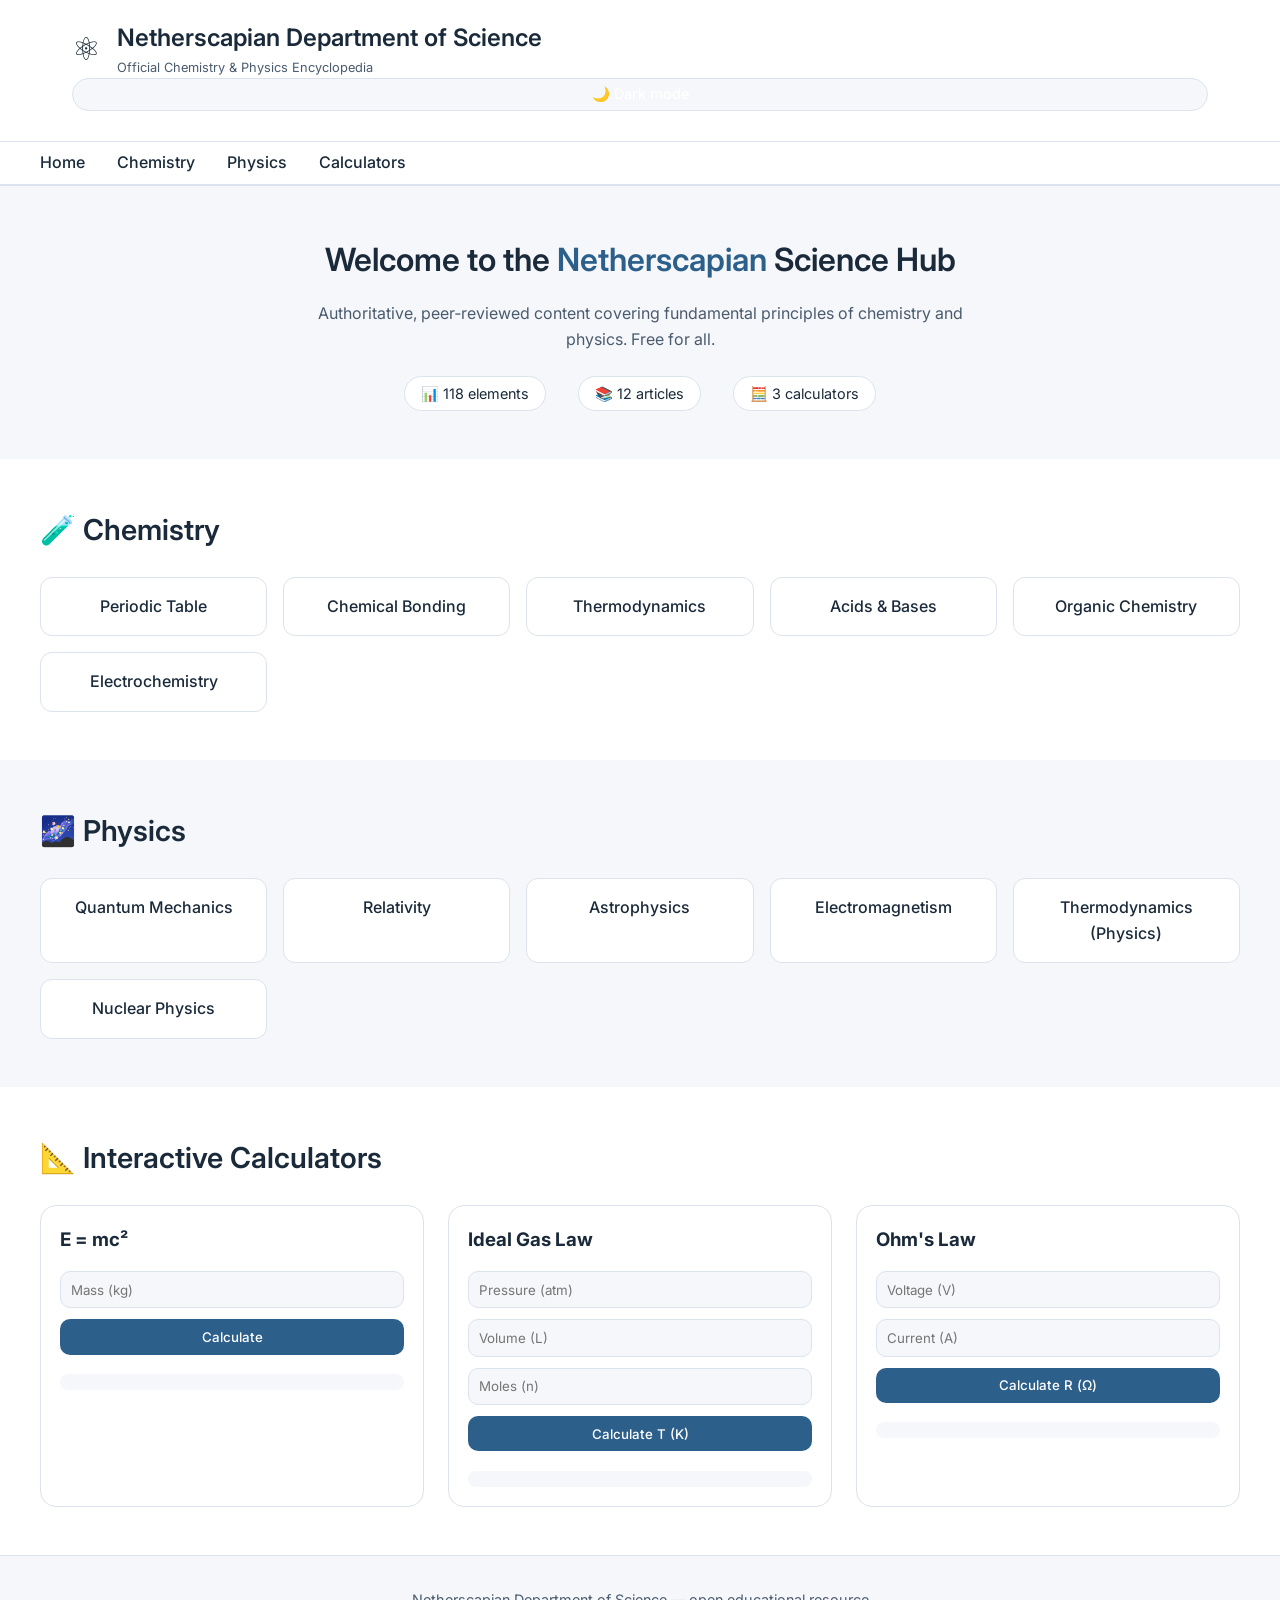
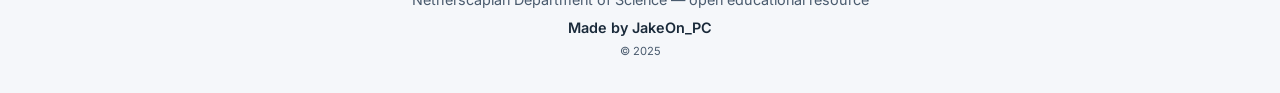
<file: index.html>
<!DOCTYPE html>
<html lang="en">
<head>
    <meta charset="UTF-8">
    <meta name="viewport" content="width=device-width, initial-scale=1.0">
    <title>Netherscapian Department of Science</title>
    <link rel="stylesheet" href="style.css">
    <link href="https://fonts.googleapis.com/css2?family=Inter:opsz,wght@14..32,300;14..32,400;14..32,500;14..32,600;14..32,700&display=swap" rel="stylesheet">
</head>
<body>
    <header>
        <div class="header-container">
            <div class="title">
                <span class="emblem">⚛️</span>
                <div>
                    <h1>Netherscapian Department of Science</h1>
                    <p class="sub">Official Chemistry & Physics Encyclopedia</p>
                </div>
            </div>
            <button id="themeToggle" class="theme-btn">🌙 Dark mode</button>
        </div>
        <nav>
            <ul>
                <li><a href="#home">Home</a></li>
                <li><a href="#chemistry">Chemistry</a></li>
                <li><a href="#physics">Physics</a></li>
                <li><a href="#calculators">Calculators</a></li>
            </ul>
        </nav>
    </header>

    <main>
        <section id="home" class="hero">
            <h2>Welcome to the <span class="accent">Netherscapian</span> Science Hub</h2>
            <p>Authoritative, peer‑reviewed content covering fundamental principles of chemistry and physics. Free for all.</p>
            <div class="stats">
                <div class="stat">📊 118 elements</div>
                <div class="stat">📚 12 articles</div>
                <div class="stat">🧮 3 calculators</div>
            </div>
        </section>

        <section id="chemistry" class="section">
            <div class="container">
                <h2>🧪 Chemistry</h2>
                <div class="card-grid">
                    <a href="topics/chemistry/periodic-table.html" class="card">Periodic Table</a>
                    <a href="topics/chemistry/chemical-bonding.html" class="card">Chemical Bonding</a>
                    <a href="topics/chemistry/thermodynamics.html" class="card">Thermodynamics</a>
                    <a href="topics/chemistry/acids-bases.html" class="card">Acids & Bases</a>
                    <a href="topics/chemistry/organic-chemistry.html" class="card">Organic Chemistry</a>
                    <a href="topics/chemistry/electrochemistry.html" class="card">Electrochemistry</a>
                </div>
            </div>
        </section>

        <section id="physics" class="section alt-bg">
            <div class="container">
                <h2>🌌 Physics</h2>
                <div class="card-grid">
                    <a href="topics/physics/quantum-mechanics.html" class="card">Quantum Mechanics</a>
                    <a href="topics/physics/relativity.html" class="card">Relativity</a>
                    <a href="topics/physics/astrophysics.html" class="card">Astrophysics</a>
                    <a href="topics/physics/electromagnetism.html" class="card">Electromagnetism</a>
                    <a href="topics/physics/thermodynamics-physics.html" class="card">Thermodynamics (Physics)</a>
                    <a href="topics/physics/nuclear-physics.html" class="card">Nuclear Physics</a>
                </div>
            </div>
        </section>

        <section id="calculators" class="section">
            <div class="container">
                <h2>📐 Interactive Calculators</h2>
                <div class="calc-grid">
                    <div class="calc-card">
                        <h3>E = mc²</h3>
                        <input type="number" id="mass" placeholder="Mass (kg)">
                        <button onclick="calcEnergy()">Calculate</button>
                        <div id="energyResult" class="result"></div>
                    </div>
                    <div class="calc-card">
                        <h3>Ideal Gas Law</h3>
                        <input type="number" id="pressure" placeholder="Pressure (atm)">
                        <input type="number" id="volume" placeholder="Volume (L)">
                        <input type="number" id="moles" placeholder="Moles (n)">
                        <button onclick="calcTemp()">Calculate T (K)</button>
                        <div id="tempResult" class="result"></div>
                    </div>
                    <div class="calc-card">
                        <h3>Ohm's Law</h3>
                        <input type="number" id="voltage" placeholder="Voltage (V)">
                        <input type="number" id="current" placeholder="Current (A)">
                        <button onclick="calcResistance()">Calculate R (Ω)</button>
                        <div id="resistanceResult" class="result"></div>
                    </div>
                </div>
            </div>
        </section>
    </main>

    <footer>
        <p>Netherscapian Department of Science — open educational resource</p>
        <p class="credit">Made by JakeOn_PC</p>
        <p class="small">© 2025</p>
    </footer>

    <script src="script.js"></script>
</body>
</html>
</file>
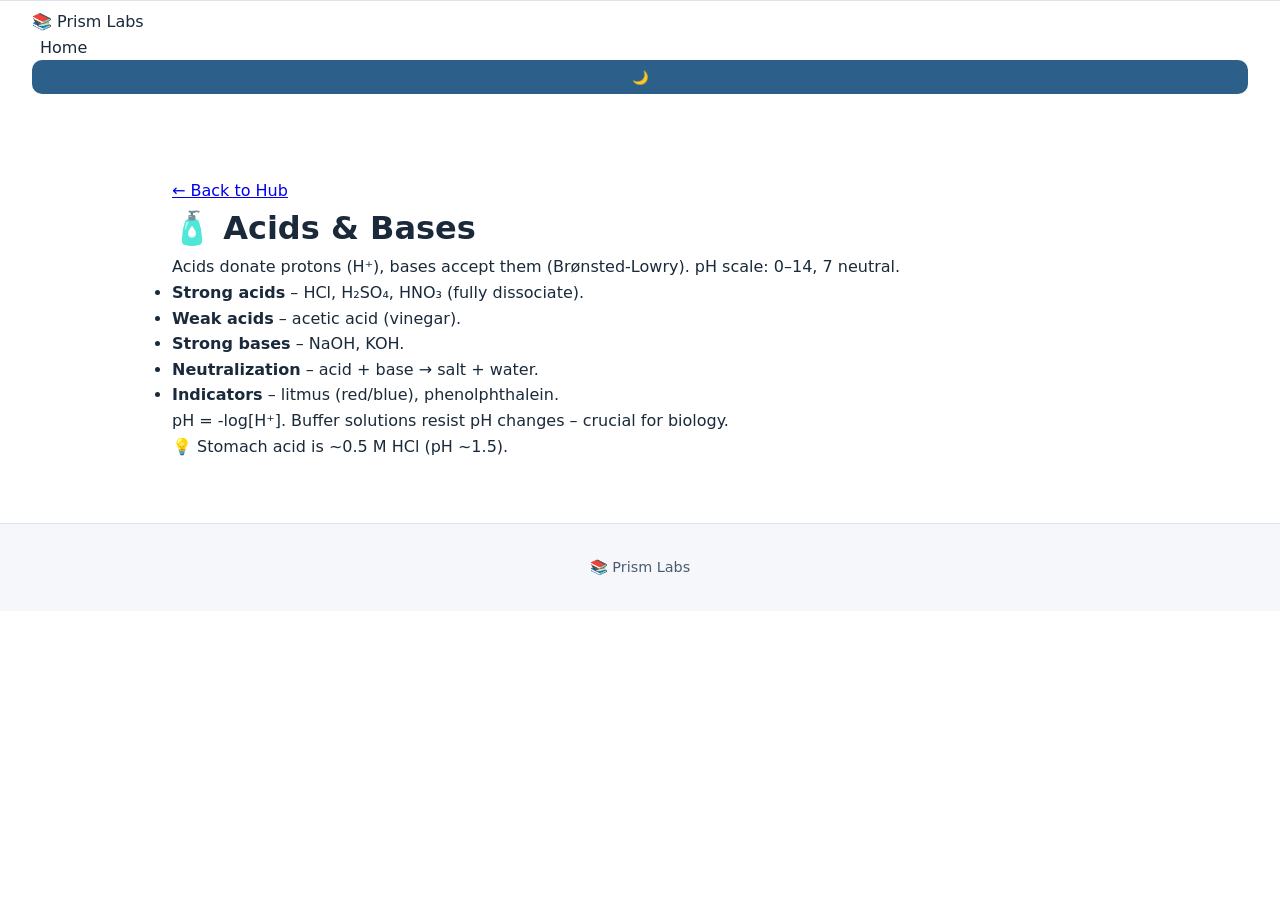
<file: topics/chemistry/acids-bases.html>
<!DOCTYPE html>
<html lang="en">
<head><meta charset="UTF-8"><title>Acids & Bases | Prism Labs</title><link rel="stylesheet" href="../../style.css"></head>
<body>
    <nav><div class="logo">📚 Prism Labs</div><ul class="nav-links"><li><a href="../../index.html">Home</a></li></ul><button class="theme-toggle" id="themeToggle">🌙</button></nav>
    <div class="container"><div class="article-container" style="max-width:1000px; margin:2rem auto; padding:2rem; background:var(--card); border-radius:28px;">
        <a href="../../index.html" class="back-link">← Back to Hub</a>
        <h1>🧴 Acids & Bases</h1>
        <p>Acids donate protons (H⁺), bases accept them (Brønsted‑Lowry). pH scale: 0–14, 7 neutral.</p>
        <ul>
            <li><strong>Strong acids</strong> – HCl, H₂SO₄, HNO₃ (fully dissociate).</li>
            <li><strong>Weak acids</strong> – acetic acid (vinegar).</li>
            <li><strong>Strong bases</strong> – NaOH, KOH.</li>
            <li><strong>Neutralization</strong> – acid + base → salt + water.</li>
            <li><strong>Indicators</strong> – litmus (red/blue), phenolphthalein.</li>
        </ul>
        <p>pH = -log[H⁺]. Buffer solutions resist pH changes – crucial for biology.</p>
        <div class="featured-badge">💡 Stomach acid is ~0.5 M HCl (pH ~1.5).</div>
    </div></div>
    <footer><p>📚 Prism Labs</p></footer>
    <script src="../../script.js"></script>
</body>
</html>
</file>
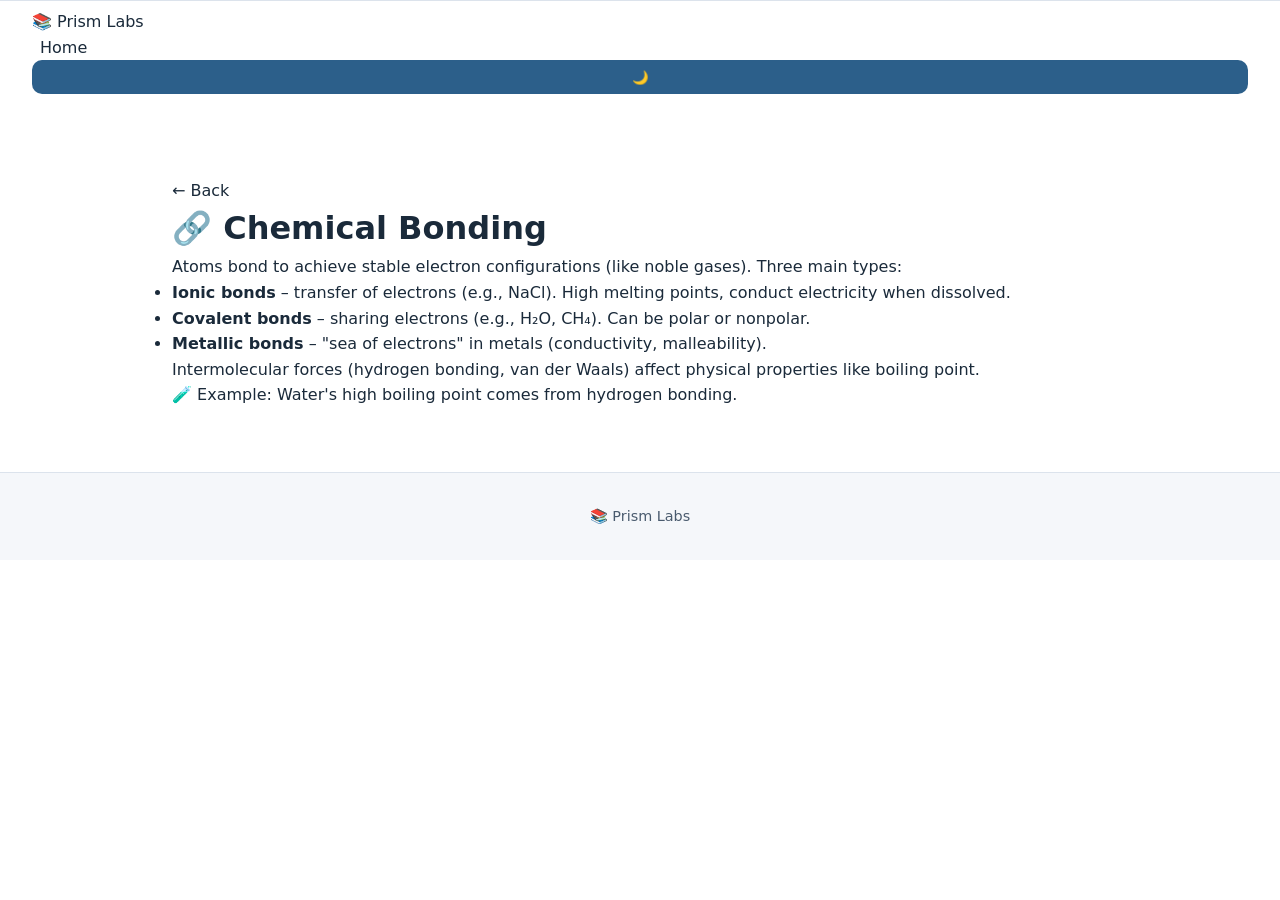
<file: topics/chemistry/chemical-bonding.html>
<!DOCTYPE html>
<html lang="en">
<head>
    <meta charset="UTF-8">
    <meta name="viewport" content="width=device-width, initial-scale=1.0">
    <title>Chemical Bonding | Prism Labs</title>
    <link rel="stylesheet" href="../../style.css">
    <style>.article-container { max-width: 1000px; margin: 2rem auto; padding: 2rem; background: var(--card); border-radius: 28px; } .back-link { color: var(--accent); text-decoration: none; }</style>
</head>
<body>
    <nav><div class="logo">📚 Prism Labs</div><ul class="nav-links"><li><a href="../../index.html">Home</a></li></ul><button class="theme-toggle" id="themeToggle">🌙</button></nav>
    <div class="container">
        <div class="article-container">
            <a href="../../index.html" class="back-link">← Back</a>
            <h1>🔗 Chemical Bonding</h1>
            <p>Atoms bond to achieve stable electron configurations (like noble gases). Three main types:</p>
            <ul>
                <li><strong>Ionic bonds</strong> – transfer of electrons (e.g., NaCl). High melting points, conduct electricity when dissolved.</li>
                <li><strong>Covalent bonds</strong> – sharing electrons (e.g., H₂O, CH₄). Can be polar or nonpolar.</li>
                <li><strong>Metallic bonds</strong> – "sea of electrons" in metals (conductivity, malleability).</li>
            </ul>
            <p>Intermolecular forces (hydrogen bonding, van der Waals) affect physical properties like boiling point.</p>
            <div class="featured-badge">🧪 Example: Water's high boiling point comes from hydrogen bonding.</div>
        </div>
    </div>
    <footer><p>📚 Prism Labs</p></footer>
    <script src="../../script.js"></script>
</body>
</html>
</file>
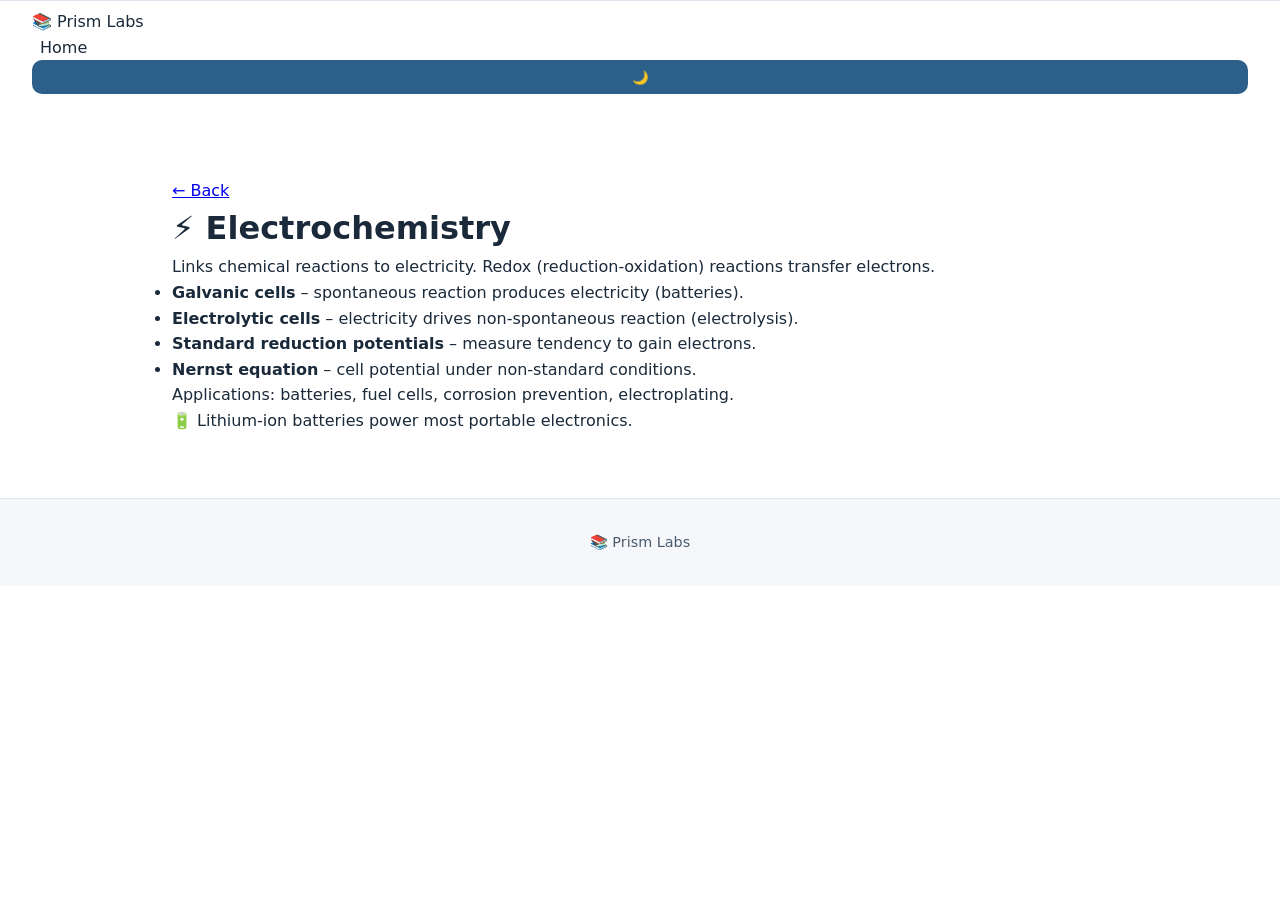
<file: topics/chemistry/electrochemistry.html>
<!DOCTYPE html>
<html lang="en">
<head><meta charset="UTF-8"><title>Electrochemistry | Prism Labs</title><link rel="stylesheet" href="../../style.css"></head>
<body>
    <nav><div class="logo">📚 Prism Labs</div><ul class="nav-links"><li><a href="../../index.html">Home</a></li></ul><button class="theme-toggle" id="themeToggle">🌙</button></nav>
    <div class="container"><div class="article-container" style="max-width:1000px; margin:2rem auto; padding:2rem; background:var(--card); border-radius:28px;">
        <a href="../../index.html" class="back-link">← Back</a>
        <h1>⚡ Electrochemistry</h1>
        <p>Links chemical reactions to electricity. Redox (reduction‑oxidation) reactions transfer electrons.</p>
        <ul>
            <li><strong>Galvanic cells</strong> – spontaneous reaction produces electricity (batteries).</li>
            <li><strong>Electrolytic cells</strong> – electricity drives non‑spontaneous reaction (electrolysis).</li>
            <li><strong>Standard reduction potentials</strong> – measure tendency to gain electrons.</li>
            <li><strong>Nernst equation</strong> – cell potential under non‑standard conditions.</li>
        </ul>
        <p>Applications: batteries, fuel cells, corrosion prevention, electroplating.</p>
        <div class="featured-badge">🔋 Lithium‑ion batteries power most portable electronics.</div>
    </div></div>
    <footer><p>📚 Prism Labs</p></footer>
    <script src="../../script.js"></script>
</body>
</html>
</file>
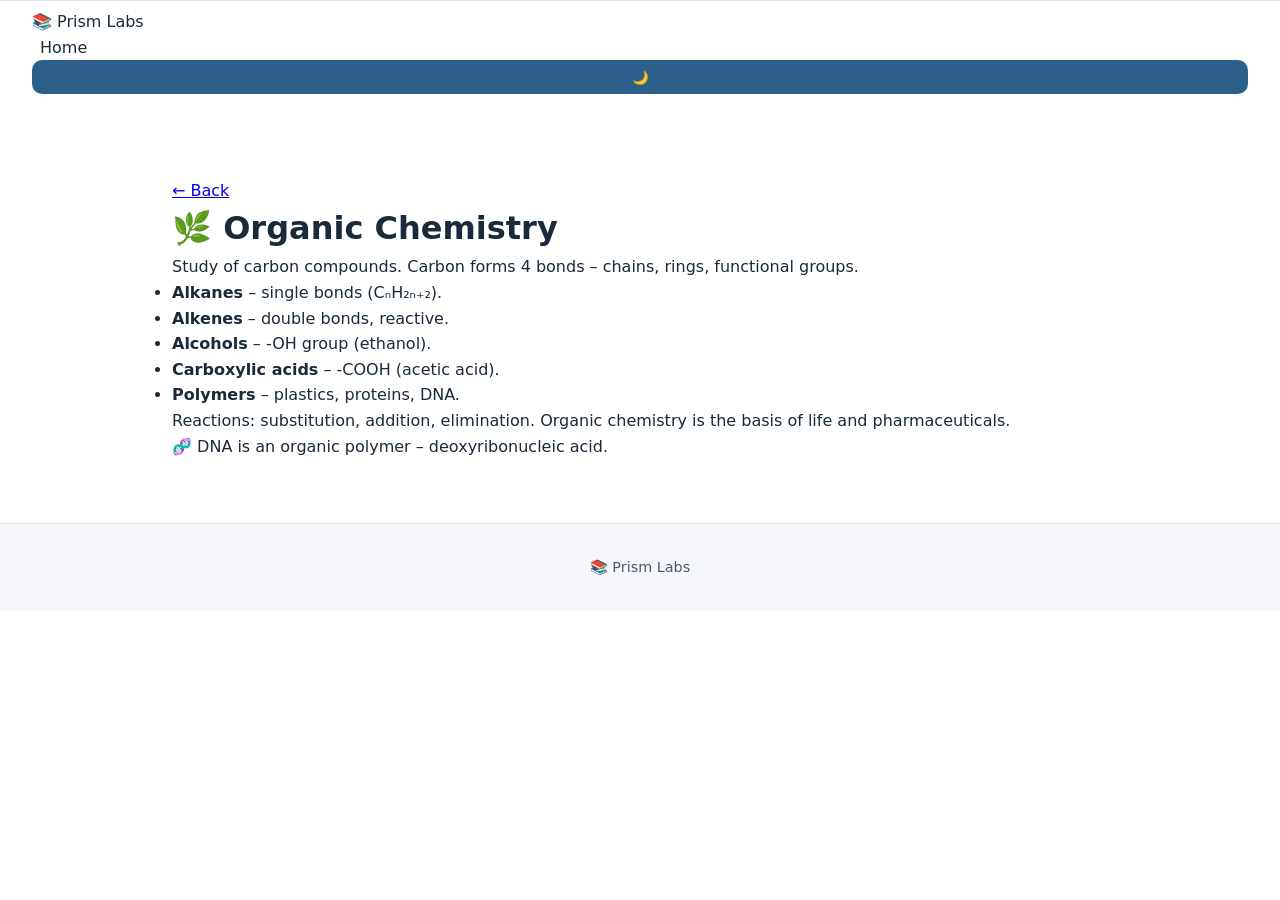
<file: topics/chemistry/organic-chemistry.html>
<!DOCTYPE html>
<html lang="en">
<head><meta charset="UTF-8"><title>Organic Chemistry | Prism Labs</title><link rel="stylesheet" href="../../style.css"></head>
<body>
    <nav><div class="logo">📚 Prism Labs</div><ul class="nav-links"><li><a href="../../index.html">Home</a></li></ul><button class="theme-toggle" id="themeToggle">🌙</button></nav>
    <div class="container"><div class="article-container" style="max-width:1000px; margin:2rem auto; padding:2rem; background:var(--card); border-radius:28px;">
        <a href="../../index.html" class="back-link">← Back</a>
        <h1>🌿 Organic Chemistry</h1>
        <p>Study of carbon compounds. Carbon forms 4 bonds – chains, rings, functional groups.</p>
        <ul>
            <li><strong>Alkanes</strong> – single bonds (CₙH₂ₙ₊₂).</li>
            <li><strong>Alkenes</strong> – double bonds, reactive.</li>
            <li><strong>Alcohols</strong> – -OH group (ethanol).</li>
            <li><strong>Carboxylic acids</strong> – -COOH (acetic acid).</li>
            <li><strong>Polymers</strong> – plastics, proteins, DNA.</li>
        </ul>
        <p>Reactions: substitution, addition, elimination. Organic chemistry is the basis of life and pharmaceuticals.</p>
        <div class="featured-badge">🧬 DNA is an organic polymer – deoxyribonucleic acid.</div>
    </div></div>
    <footer><p>📚 Prism Labs</p></footer>
    <script src="../../script.js"></script>
</body>
</html>
</file>
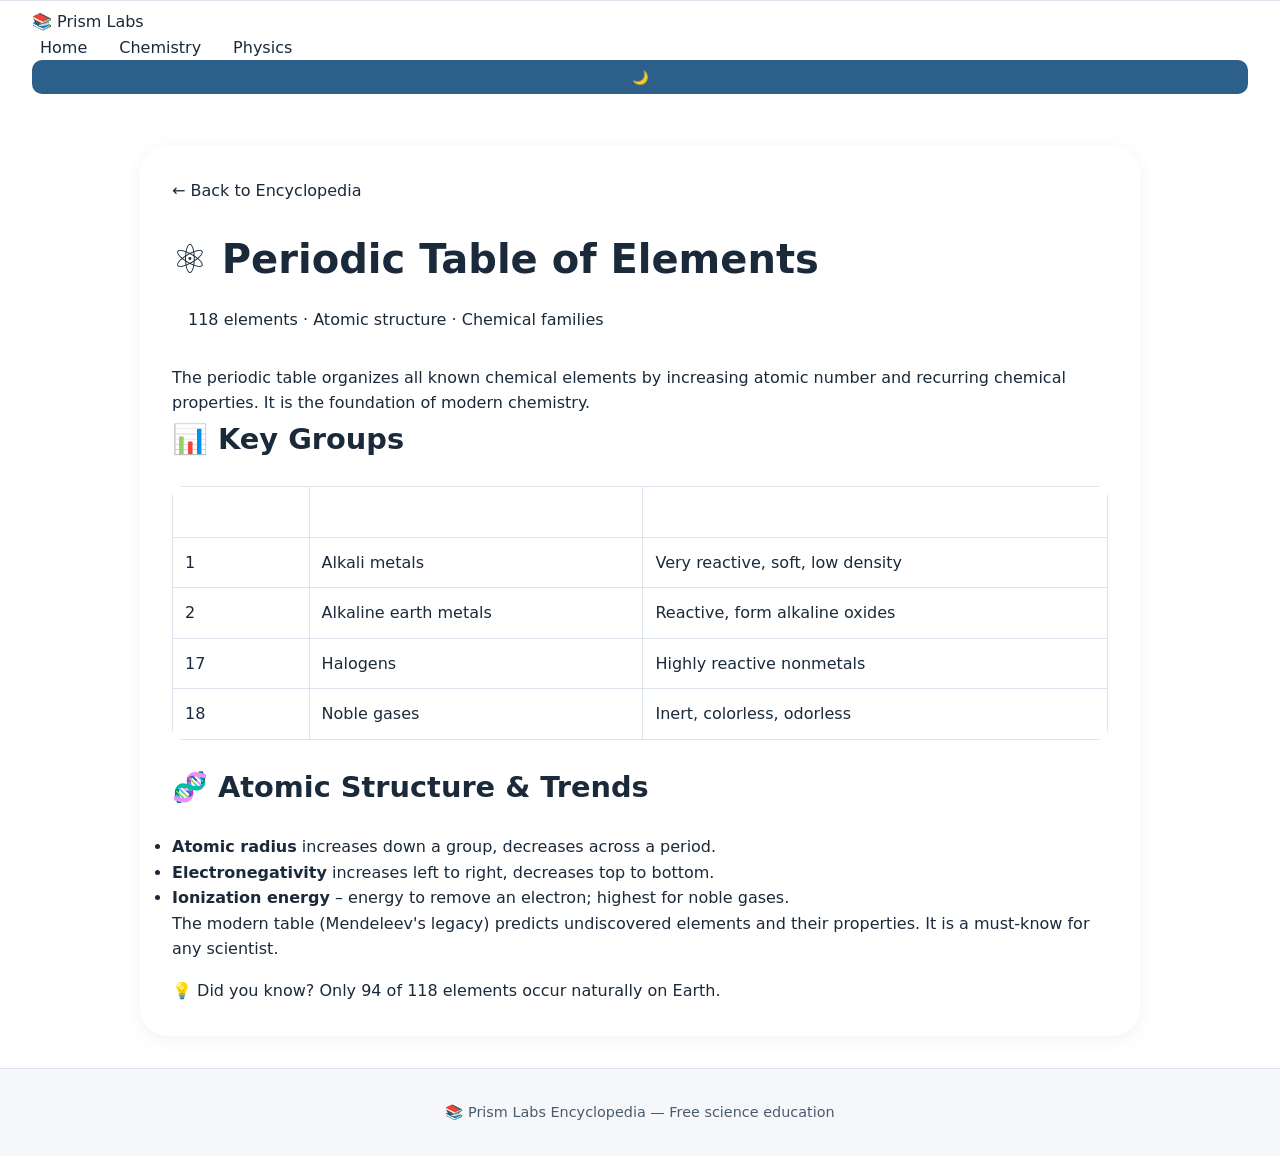
<file: topics/chemistry/periodic-table.html>
<!DOCTYPE html>
<html lang="en">
<head>
    <meta charset="UTF-8">
    <meta name="viewport" content="width=device-width, initial-scale=1.0">
    <title>Periodic Table | Prism Labs Encyclopedia</title>
    <link rel="stylesheet" href="../../style.css">
    <style>
        .article-container {
            max-width: 1000px;
            margin: 2rem auto;
            padding: 2rem;
            background: var(--card);
            border-radius: 28px;
            box-shadow: 0 4px 20px rgba(0,0,0,0.05);
        }
        .back-link {
            display: inline-flex;
            align-items: center;
            gap: 0.5rem;
            color: var(--accent);
            text-decoration: none;
            margin-bottom: 1.5rem;
            font-weight: 500;
        }
        h1 { font-size: 2.5rem; margin-bottom: 1rem; }
        .article-meta { color: var(--text-secondary); border-left: 3px solid var(--accent); padding-left: 1rem; margin: 1rem 0 2rem; }
        table { width: 100%; border-collapse: collapse; margin: 1.5rem 0; background: var(--bg-secondary); border-radius: 12px; overflow: hidden; }
        th, td { border: 1px solid var(--border); padding: 0.75rem; text-align: left; }
        th { background: var(--accent); color: white; }
    </style>
</head>
<body>
    <nav>
        <div class="logo">📚 <span>Prism Labs</span></div>
        <ul class="nav-links">
            <li><a href="../../index.html">Home</a></li>
            <li><a href="../../index.html#chemistry">Chemistry</a></li>
            <li><a href="../../index.html#physics">Physics</a></li>
        </ul>
        <button class="theme-toggle" id="themeToggle">🌙</button>
    </nav>

    <div class="container">
        <div class="article-container">
            <a href="../../index.html" class="back-link">← Back to Encyclopedia</a>
            <h1>⚛️ Periodic Table of Elements</h1>
            <div class="article-meta">118 elements · Atomic structure · Chemical families</div>
            
            <p>The periodic table organizes all known chemical elements by increasing atomic number and recurring chemical properties. It is the foundation of modern chemistry.</p>
            
            <h2>📊 Key Groups</h2>
            <table>
                <tr><th>Group</th><th>Name</th><th>Properties</th></tr>
                <tr><td>1</td><td>Alkali metals</td><td>Very reactive, soft, low density</td></tr>
                <tr><td>2</td><td>Alkaline earth metals</td><td>Reactive, form alkaline oxides</td></tr>
                <tr><td>17</td><td>Halogens</td><td>Highly reactive nonmetals</td></tr>
                <tr><td>18</td><td>Noble gases</td><td>Inert, colorless, odorless</td></tr>
            </table>

            <h2>🧬 Atomic Structure & Trends</h2>
            <ul>
                <li><strong>Atomic radius</strong> increases down a group, decreases across a period.</li>
                <li><strong>Electronegativity</strong> increases left to right, decreases top to bottom.</li>
                <li><strong>Ionization energy</strong> – energy to remove an electron; highest for noble gases.</li>
            </ul>

            <p>The modern table (Mendeleev's legacy) predicts undiscovered elements and their properties. It is a must-know for any scientist.</p>
            
            <div class="featured-badge" style="margin-top: 1rem;">💡 Did you know? Only 94 of 118 elements occur naturally on Earth.</div>
        </div>
    </div>

    <footer><p>📚 Prism Labs Encyclopedia — Free science education</p></footer>
    <script src="../../script.js"></script>
</body>
</html>
</file>
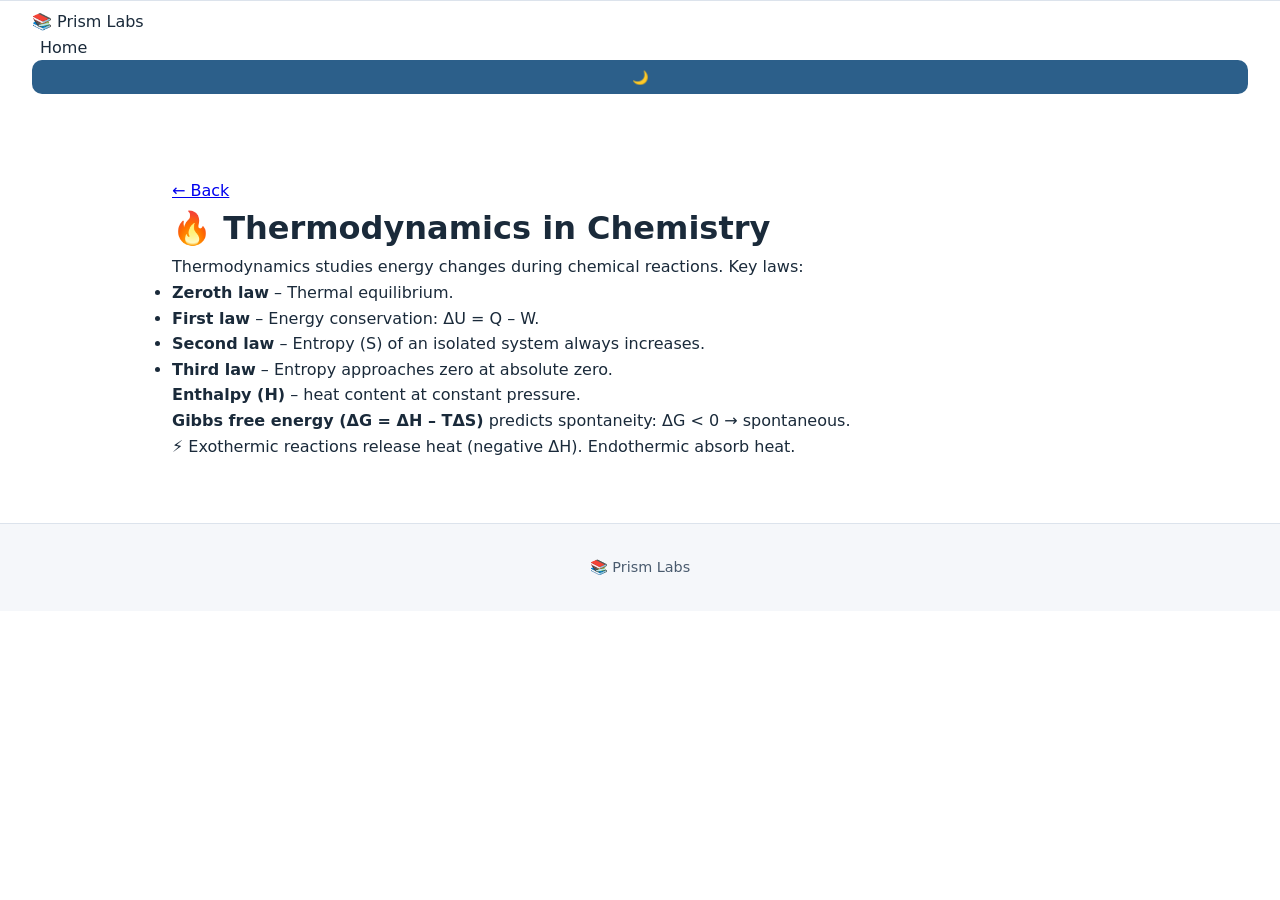
<file: topics/chemistry/thermodynamics.html>
<!DOCTYPE html>
<html lang="en">
<head><meta charset="UTF-8"><title>Thermodynamics | Prism Labs</title><link rel="stylesheet" href="../../style.css"></head>
<body>
    <nav><div class="logo">📚 Prism Labs</div><ul class="nav-links"><li><a href="../../index.html">Home</a></li></ul><button class="theme-toggle" id="themeToggle">🌙</button></nav>
    <div class="container"><div class="article-container" style="max-width:1000px; margin:2rem auto; padding:2rem; background:var(--card); border-radius:28px;">
        <a href="../../index.html" class="back-link">← Back</a>
        <h1>🔥 Thermodynamics in Chemistry</h1>
        <p>Thermodynamics studies energy changes during chemical reactions. Key laws:</p>
        <ul>
            <li><strong>Zeroth law</strong> – Thermal equilibrium.</li>
            <li><strong>First law</strong> – Energy conservation: ΔU = Q – W.</li>
            <li><strong>Second law</strong> – Entropy (S) of an isolated system always increases.</li>
            <li><strong>Third law</strong> – Entropy approaches zero at absolute zero.</li>
        </ul>
        <p><strong>Enthalpy (H)</strong> – heat content at constant pressure.<br>
        <strong>Gibbs free energy (ΔG = ΔH – TΔS)</strong> predicts spontaneity: ΔG < 0 → spontaneous.</p>
        <div class="featured-badge">⚡ Exothermic reactions release heat (negative ΔH). Endothermic absorb heat.</div>
    </div></div>
    <footer><p>📚 Prism Labs</p></footer>
    <script src="../../script.js"></script>
</body>
</html>
</file>
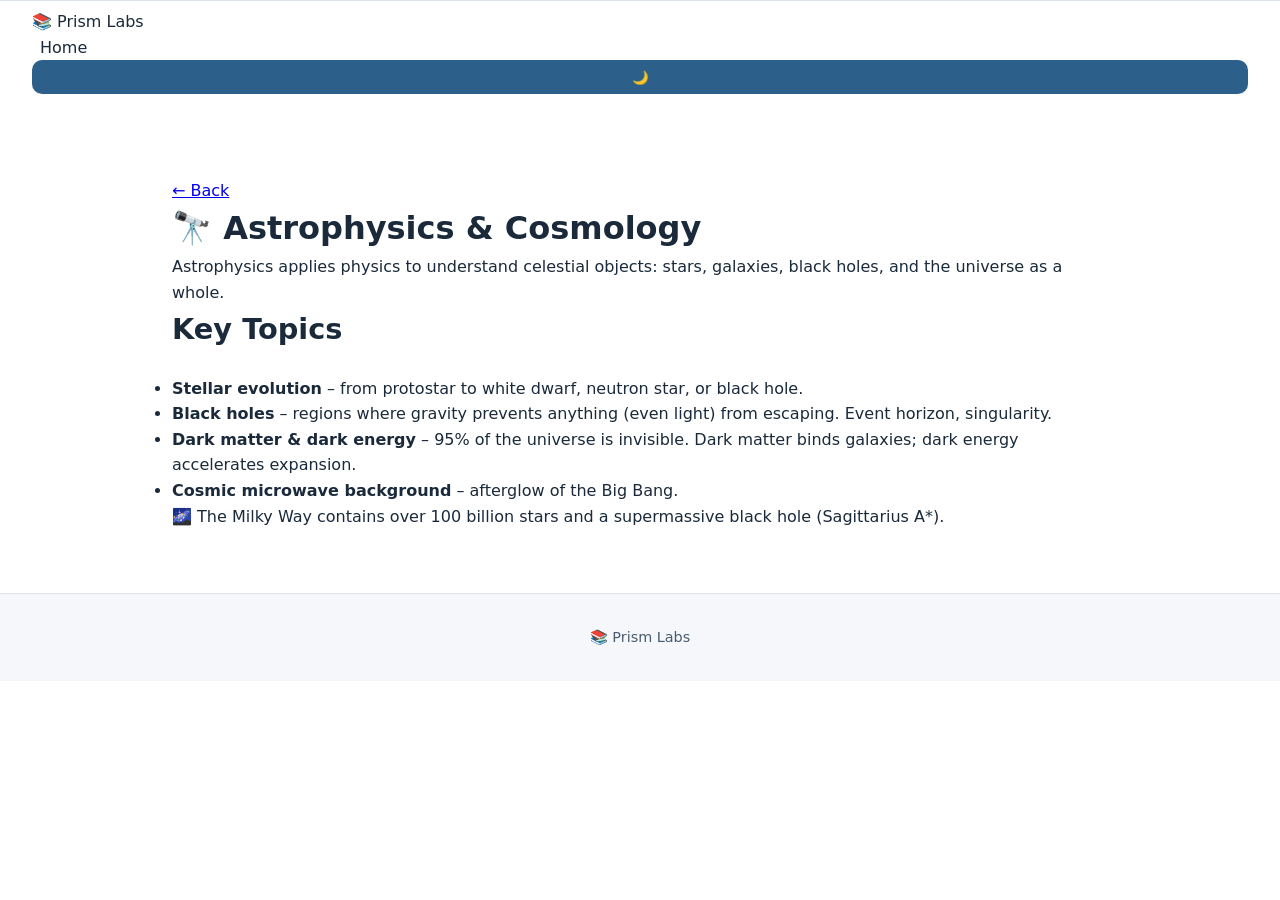
<file: topics/physics/astrophysics.html>
<!DOCTYPE html>
<html lang="en">
<head><meta charset="UTF-8"><title>Astrophysics | Prism Labs</title><link rel="stylesheet" href="../../style.css"></head>
<body>
    <nav><div class="logo">📚 Prism Labs</div><ul class="nav-links"><li><a href="../../index.html">Home</a></li></ul><button class="theme-toggle" id="themeToggle">🌙</button></nav>
    <div class="container"><div class="article-container" style="max-width:1000px; margin:2rem auto; padding:2rem; background:var(--card); border-radius:28px;">
        <a href="../../index.html" class="back-link">← Back</a>
        <h1>🔭 Astrophysics & Cosmology</h1>
        <p>Astrophysics applies physics to understand celestial objects: stars, galaxies, black holes, and the universe as a whole.</p>
        <h2>Key Topics</h2>
        <ul>
            <li><strong>Stellar evolution</strong> – from protostar to white dwarf, neutron star, or black hole.</li>
            <li><strong>Black holes</strong> – regions where gravity prevents anything (even light) from escaping. Event horizon, singularity.</li>
            <li><strong>Dark matter & dark energy</strong> – 95% of the universe is invisible. Dark matter binds galaxies; dark energy accelerates expansion.</li>
            <li><strong>Cosmic microwave background</strong> – afterglow of the Big Bang.</li>
        </ul>
        <div class="featured-badge">🌌 The Milky Way contains over 100 billion stars and a supermassive black hole (Sagittarius A*).</div>
    </div></div>
    <footer><p>📚 Prism Labs</p></footer>
    <script src="../../script.js"></script>
</body>
</html>
</file>
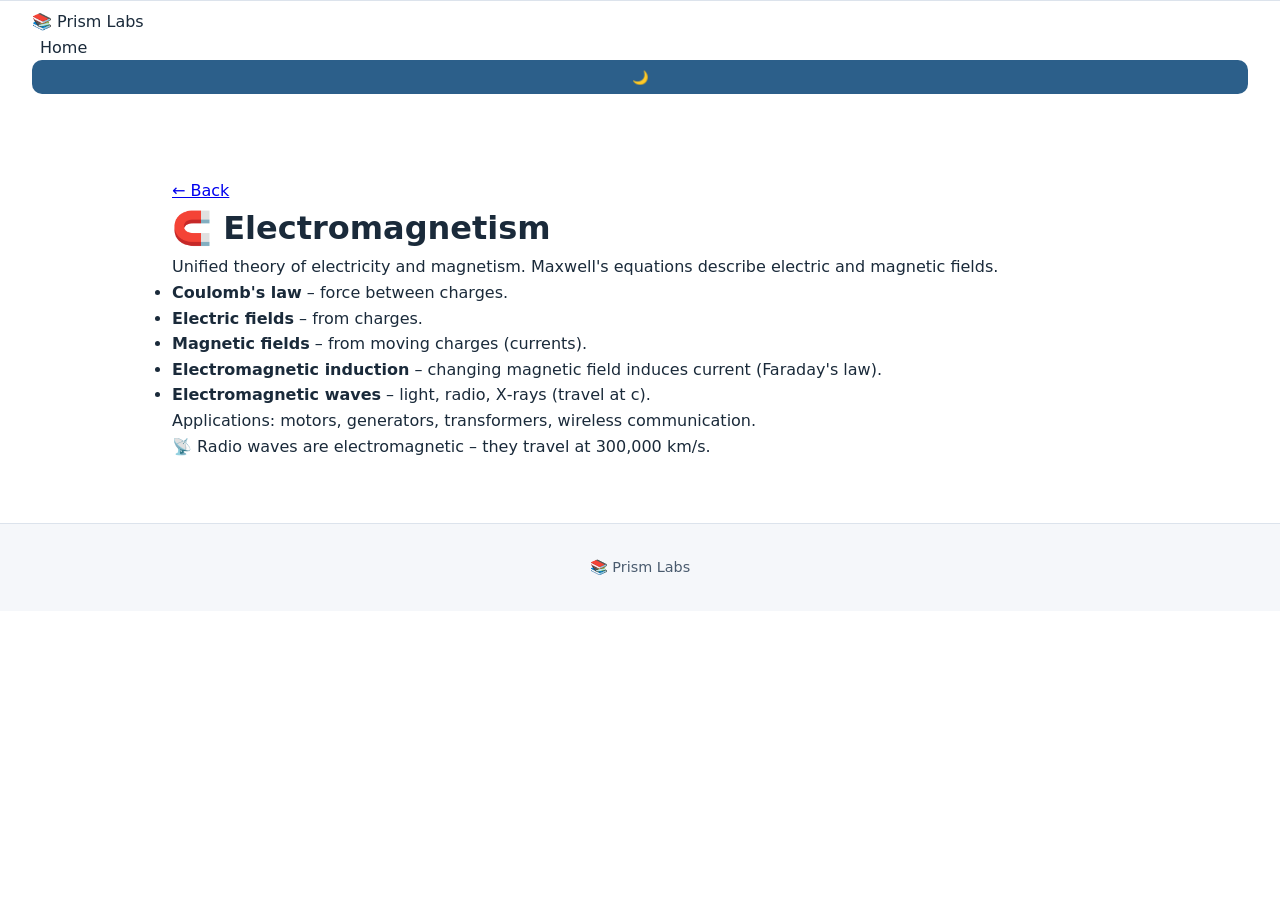
<file: topics/physics/electromagnetism.html>
<!DOCTYPE html>
<html lang="en">
<head><meta charset="UTF-8"><title>Electromagnetism | Prism Labs</title><link rel="stylesheet" href="../../style.css"></head>
<body>
    <nav><div class="logo">📚 Prism Labs</div><ul class="nav-links"><li><a href="../../index.html">Home</a></li></ul><button class="theme-toggle" id="themeToggle">🌙</button></nav>
    <div class="container"><div class="article-container" style="max-width:1000px; margin:2rem auto; padding:2rem; background:var(--card); border-radius:28px;">
        <a href="../../index.html" class="back-link">← Back</a>
        <h1>🧲 Electromagnetism</h1>
        <p>Unified theory of electricity and magnetism. Maxwell's equations describe electric and magnetic fields.</p>
        <ul>
            <li><strong>Coulomb's law</strong> – force between charges.</li>
            <li><strong>Electric fields</strong> – from charges.</li>
            <li><strong>Magnetic fields</strong> – from moving charges (currents).</li>
            <li><strong>Electromagnetic induction</strong> – changing magnetic field induces current (Faraday's law).</li>
            <li><strong>Electromagnetic waves</strong> – light, radio, X‑rays (travel at c).</li>
        </ul>
        <p>Applications: motors, generators, transformers, wireless communication.</p>
        <div class="featured-badge">📡 Radio waves are electromagnetic – they travel at 300,000 km/s.</div>
    </div></div>
    <footer><p>📚 Prism Labs</p></footer>
    <script src="../../script.js"></script>
</body>
</html>
</file>
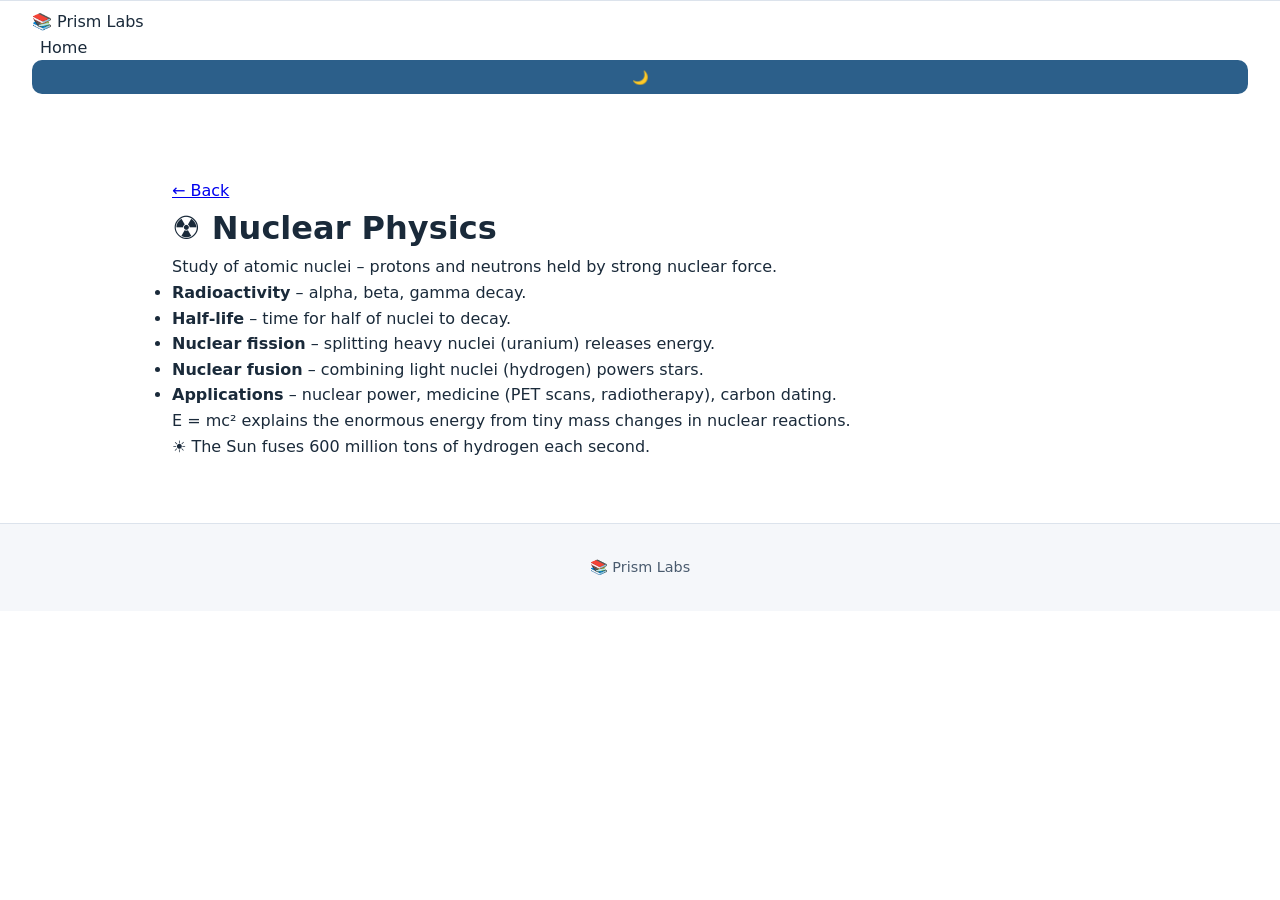
<file: topics/physics/nuclear-physics.html>
<!DOCTYPE html>
<html lang="en">
<head><meta charset="UTF-8"><title>Nuclear Physics | Prism Labs</title><link rel="stylesheet" href="../../style.css"></head>
<body>
    <nav><div class="logo">📚 Prism Labs</div><ul class="nav-links"><li><a href="../../index.html">Home</a></li></ul><button class="theme-toggle" id="themeToggle">🌙</button></nav>
    <div class="container"><div class="article-container" style="max-width:1000px; margin:2rem auto; padding:2rem; background:var(--card); border-radius:28px;">
        <a href="../../index.html" class="back-link">← Back</a>
        <h1>☢️ Nuclear Physics</h1>
        <p>Study of atomic nuclei – protons and neutrons held by strong nuclear force.</p>
        <ul>
            <li><strong>Radioactivity</strong> – alpha, beta, gamma decay.</li>
            <li><strong>Half‑life</strong> – time for half of nuclei to decay.</li>
            <li><strong>Nuclear fission</strong> – splitting heavy nuclei (uranium) releases energy.</li>
            <li><strong>Nuclear fusion</strong> – combining light nuclei (hydrogen) powers stars.</li>
            <li><strong>Applications</strong> – nuclear power, medicine (PET scans, radiotherapy), carbon dating.</li>
        </ul>
        <p>E = mc² explains the enormous energy from tiny mass changes in nuclear reactions.</p>
        <div class="featured-badge">☀️ The Sun fuses 600 million tons of hydrogen each second.</div>
    </div></div>
    <footer><p>📚 Prism Labs</p></footer>
    <script src="../../script.js"></script>
</body>
</html>
</file>
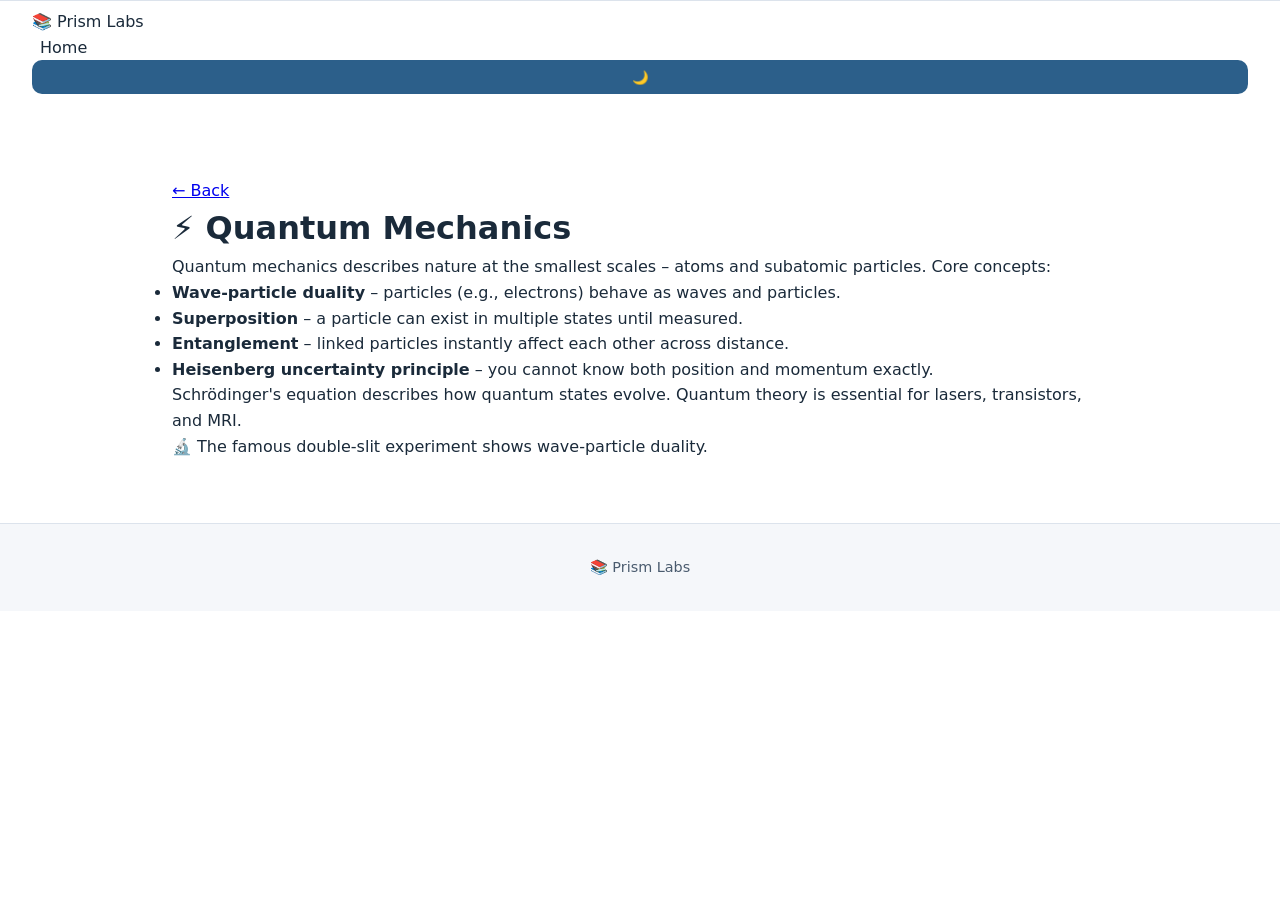
<file: topics/physics/quantum-mechanics.html>
<!DOCTYPE html>
<html lang="en">
<head><meta charset="UTF-8"><title>Quantum Mechanics | Prism Labs</title><link rel="stylesheet" href="../../style.css"></head>
<body>
    <nav><div class="logo">📚 Prism Labs</div><ul class="nav-links"><li><a href="../../index.html">Home</a></li></ul><button class="theme-toggle" id="themeToggle">🌙</button></nav>
    <div class="container"><div class="article-container" style="max-width:1000px; margin:2rem auto; padding:2rem; background:var(--card); border-radius:28px;">
        <a href="../../index.html" class="back-link">← Back</a>
        <h1>⚡ Quantum Mechanics</h1>
        <p>Quantum mechanics describes nature at the smallest scales – atoms and subatomic particles. Core concepts:</p>
        <ul>
            <li><strong>Wave-particle duality</strong> – particles (e.g., electrons) behave as waves and particles.</li>
            <li><strong>Superposition</strong> – a particle can exist in multiple states until measured.</li>
            <li><strong>Entanglement</strong> – linked particles instantly affect each other across distance.</li>
            <li><strong>Heisenberg uncertainty principle</strong> – you cannot know both position and momentum exactly.</li>
        </ul>
        <p>Schrödinger's equation describes how quantum states evolve. Quantum theory is essential for lasers, transistors, and MRI.</p>
        <div class="featured-badge">🔬 The famous double‑slit experiment shows wave‑particle duality.</div>
    </div></div>
    <footer><p>📚 Prism Labs</p></footer>
    <script src="../../script.js"></script>
</body>
</html>
</file>
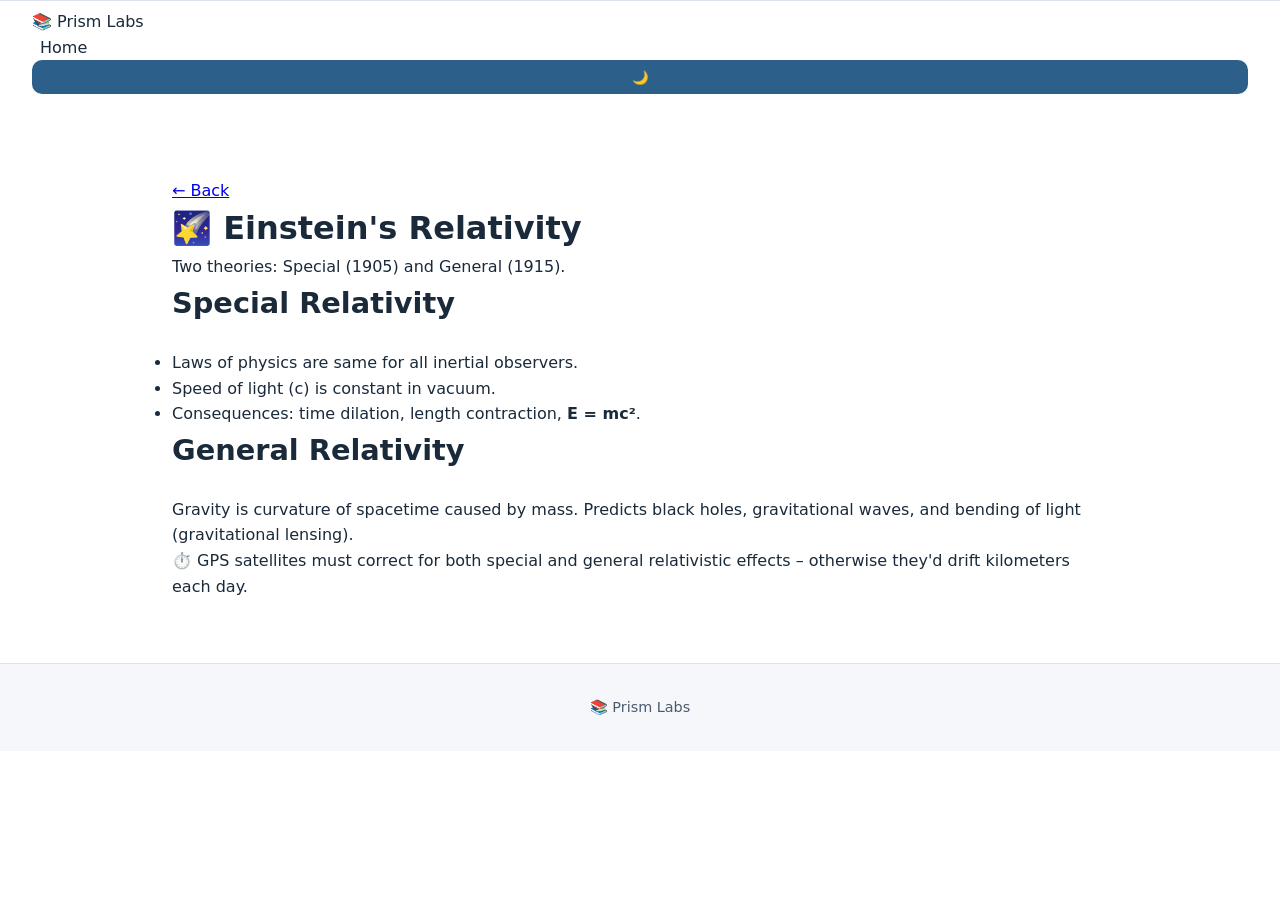
<file: topics/physics/relativity.html>
<!DOCTYPE html>
<html lang="en">
<head><meta charset="UTF-8"><title>Relativity | Prism Labs</title><link rel="stylesheet" href="../../style.css"></head>
<body>
    <nav><div class="logo">📚 Prism Labs</div><ul class="nav-links"><li><a href="../../index.html">Home</a></li></ul><button class="theme-toggle" id="themeToggle">🌙</button></nav>
    <div class="container"><div class="article-container" style="max-width:1000px; margin:2rem auto; padding:2rem; background:var(--card); border-radius:28px;">
        <a href="../../index.html" class="back-link">← Back</a>
        <h1>🌠 Einstein's Relativity</h1>
        <p>Two theories: Special (1905) and General (1915).</p>
        <h2>Special Relativity</h2>
        <ul>
            <li>Laws of physics are same for all inertial observers.</li>
            <li>Speed of light (c) is constant in vacuum.</li>
            <li>Consequences: time dilation, length contraction, <strong>E = mc²</strong>.</li>
        </ul>
        <h2>General Relativity</h2>
        <p>Gravity is curvature of spacetime caused by mass. Predicts black holes, gravitational waves, and bending of light (gravitational lensing).</p>
        <div class="featured-badge">⏱️ GPS satellites must correct for both special and general relativistic effects – otherwise they'd drift kilometers each day.</div>
    </div></div>
    <footer><p>📚 Prism Labs</p></footer>
    <script src="../../script.js"></script>
</body>
</html>
</file>
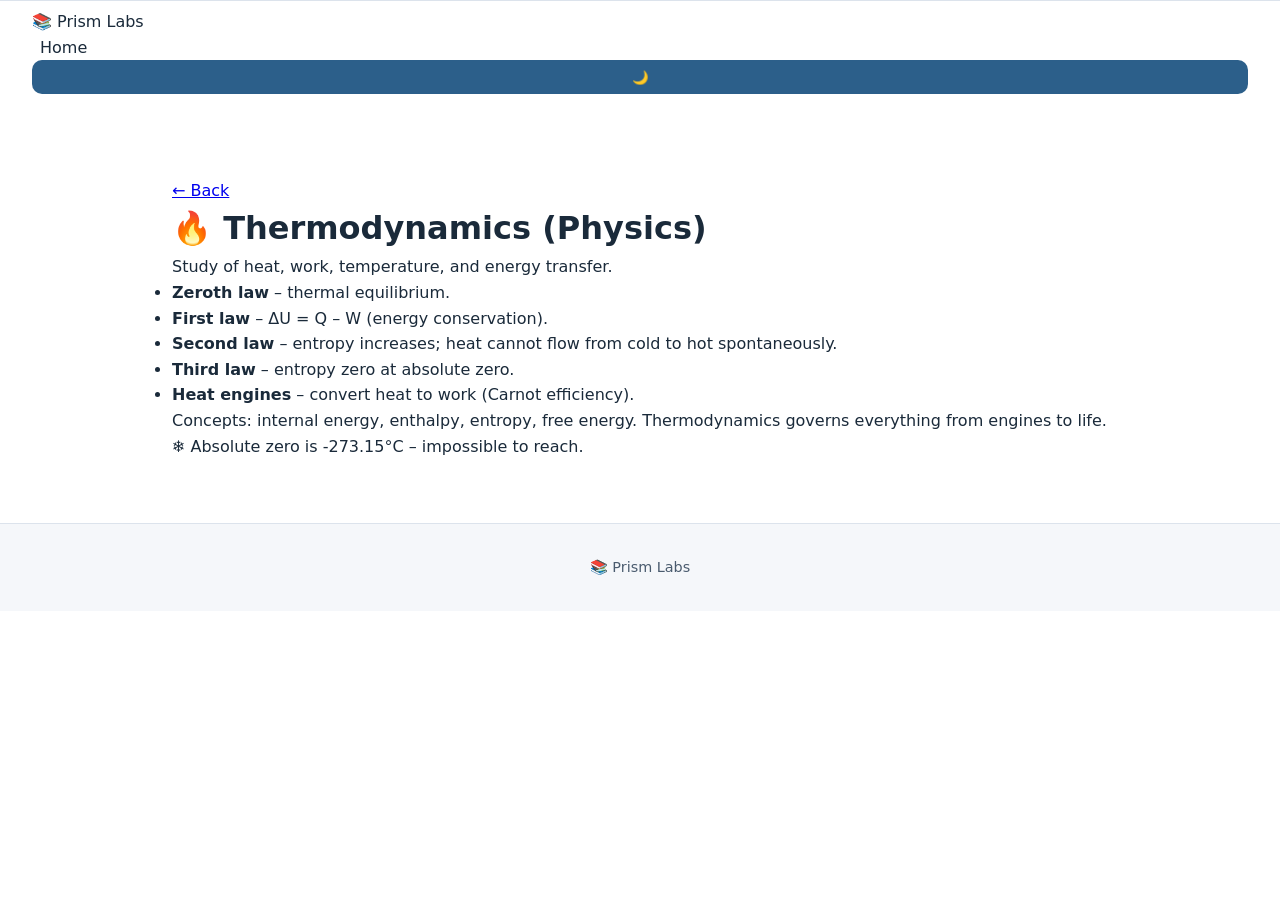
<file: topics/physics/thermodynamics-physics.html>
<!DOCTYPE html>
<html lang="en">
<head><meta charset="UTF-8"><title>Thermodynamics (Physics) | Prism Labs</title><link rel="stylesheet" href="../../style.css"></head>
<body>
    <nav><div class="logo">📚 Prism Labs</div><ul class="nav-links"><li><a href="../../index.html">Home</a></li></ul><button class="theme-toggle" id="themeToggle">🌙</button></nav>
    <div class="container"><div class="article-container" style="max-width:1000px; margin:2rem auto; padding:2rem; background:var(--card); border-radius:28px;">
        <a href="../../index.html" class="back-link">← Back</a>
        <h1>🔥 Thermodynamics (Physics)</h1>
        <p>Study of heat, work, temperature, and energy transfer.</p>
        <ul>
            <li><strong>Zeroth law</strong> – thermal equilibrium.</li>
            <li><strong>First law</strong> – ΔU = Q – W (energy conservation).</li>
            <li><strong>Second law</strong> – entropy increases; heat cannot flow from cold to hot spontaneously.</li>
            <li><strong>Third law</strong> – entropy zero at absolute zero.</li>
            <li><strong>Heat engines</strong> – convert heat to work (Carnot efficiency).</li>
        </ul>
        <p>Concepts: internal energy, enthalpy, entropy, free energy. Thermodynamics governs everything from engines to life.</p>
        <div class="featured-badge">❄️ Absolute zero is -273.15°C – impossible to reach.</div>
    </div></div>
    <footer><p>📚 Prism Labs</p></footer>
    <script src="../../script.js"></script>
</body>
</html>
</file>
<file: style.css>
:root {
    --bg: #ffffff;
    --bg-alt: #f5f7fa;
    --text: #1a2a3a;
    --text-light: #4a5b6e;
    --border: #dce3ec;
    --primary: #2c5f8a;
    --primary-dark: #1f4463;
    --card-bg: #ffffff;
}

[data-theme="dark"] {
    --bg: #121826;
    --bg-alt: #1a2232;
    --text: #eef2ff;
    --text-light: #9aaec0;
    --border: #2d3748;
    --primary: #5f9bd5;
    --card-bg: #1a2232;
}

* {
    margin: 0;
    padding: 0;
    box-sizing: border-box;
}

body {
    font-family: 'Inter', system-ui, -apple-system, sans-serif;
    background: var(--bg);
    color: var(--text);
    line-height: 1.6;
    transition: background 0.2s, color 0.2s;
}

header {
    background: var(--bg);
    border-bottom: 2px solid var(--border);
    position: sticky;
    top: 0;
    z-index: 100;
}

.header-container {
    max-width: 1200px;
    margin: 0 auto;
    padding: 1.2rem 2rem;
    display: flex;
    justify-content: space-between;
    align-items: center;
    flex-wrap: wrap;
}

.title {
    display: flex;
    align-items: center;
    gap: 1rem;
}

.emblem {
    font-size: 2rem;
}

.title h1 {
    font-size: 1.5rem;
    font-weight: 600;
}

.sub {
    font-size: 0.8rem;
    color: var(--text-light);
}

.theme-btn {
    background: var(--bg-alt);
    border: 1px solid var(--border);
    border-radius: 30px;
    padding: 0.4rem 1rem;
    cursor: pointer;
    font-size: 0.9rem;
}

nav {
    border-top: 1px solid var(--border);
    padding: 0.5rem 2rem;
}

nav ul {
    max-width: 1200px;
    margin: 0 auto;
    display: flex;
    gap: 2rem;
    list-style: none;
}

nav a {
    text-decoration: none;
    color: var(--text);
    font-weight: 500;
    padding: 0.3rem 0;
}

nav a:hover {
    color: var(--primary);
}

.hero {
    text-align: center;
    padding: 3rem 2rem;
    background: var(--bg-alt);
}

.hero h2 {
    font-size: 2rem;
    margin-bottom: 1rem;
}

.accent {
    color: var(--primary);
}

.hero p {
    max-width: 650px;
    margin: 0 auto 1.5rem;
    color: var(--text-light);
}

.stats {
    display: flex;
    justify-content: center;
    gap: 2rem;
    flex-wrap: wrap;
}

.stat {
    background: var(--card-bg);
    border: 1px solid var(--border);
    padding: 0.3rem 1rem;
    border-radius: 40px;
    font-size: 0.9rem;
}

.section {
    padding: 3rem 2rem;
}

.alt-bg {
    background: var(--bg-alt);
}

.container {
    max-width: 1200px;
    margin: 0 auto;
}

h2 {
    font-size: 1.8rem;
    margin-bottom: 1.5rem;
    font-weight: 600;
}

.card-grid {
    display: grid;
    grid-template-columns: repeat(auto-fill, minmax(200px, 1fr));
    gap: 1rem;
}

.card {
    background: var(--card-bg);
    border: 1px solid var(--border);
    border-radius: 12px;
    padding: 1rem;
    text-align: center;
    text-decoration: none;
    color: var(--text);
    font-weight: 500;
    transition: 0.15s;
}

.card:hover {
    background: var(--bg-alt);
    border-color: var(--primary);
    transform: translateY(-2px);
}

.calc-grid {
    display: grid;
    grid-template-columns: repeat(auto-fit, minmax(260px, 1fr));
    gap: 1.5rem;
}

.calc-card {
    background: var(--card-bg);
    border: 1px solid var(--border);
    border-radius: 16px;
    padding: 1.2rem;
}

.calc-card h3 {
    margin-bottom: 1rem;
}

input, button {
    width: 100%;
    padding: 0.6rem;
    margin-bottom: 0.7rem;
    border: 1px solid var(--border);
    border-radius: 10px;
    background: var(--bg-alt);
    color: var(--text);
    font-family: inherit;
}

button {
    background: var(--primary);
    color: white;
    border: none;
    cursor: pointer;
    font-weight: 500;
}

button:hover {
    background: var(--primary-dark);
}

.result {
    margin-top: 0.5rem;
    background: var(--bg-alt);
    padding: 0.5rem;
    border-radius: 10px;
    text-align: center;
    font-size: 0.9rem;
}

footer {
    text-align: center;
    padding: 2rem;
    border-top: 1px solid var(--border);
    background: var(--bg-alt);
    color: var(--text-light);
    font-size: 0.9rem;
}

.credit {
    font-weight: 600;
    margin: 0.3rem 0;
    color: var(--text);
}

.small {
    font-size: 0.7rem;
}

@media (max-width: 640px) {
    .header-container {
        flex-direction: column;
        gap: 0.8rem;
        text-align: center;
    }
    nav ul {
        justify-content: center;
        flex-wrap: wrap;
        gap: 1rem;
    }
    .card-grid {
        grid-template-columns: 1fr 1fr;
    }
}
</file>
